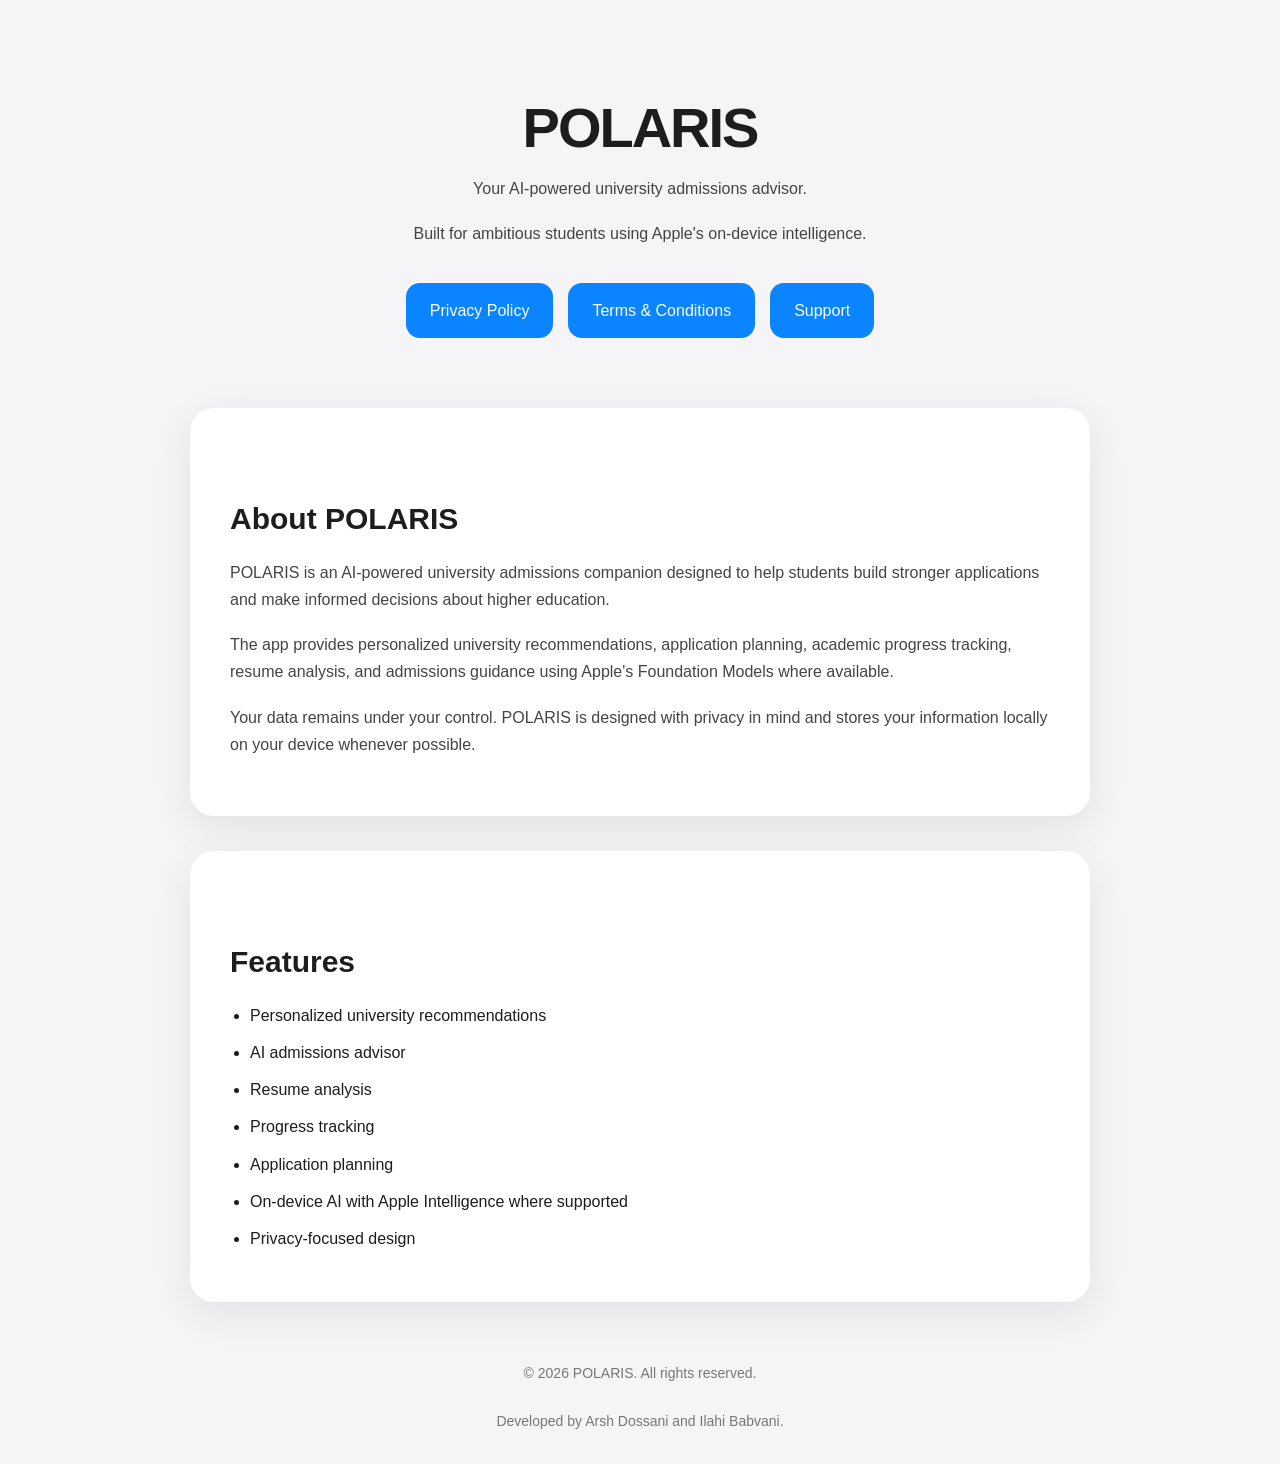
<file: index.html>
<!DOCTYPE html>
<html lang="en">

<head>

    <meta charset="UTF-8">
    <meta name="viewport" content="width=device-width, initial-scale=1.0">

    <title>POLARIS</title>

    <link rel="stylesheet" href="style.css">
    <link rel="icon" type="image/png" href="favicon.png">
    <link rel="apple-touch-icon" href="favicon.png">

</head>

<body>

<div class="container">

<header>

<h1>POLARIS</h1>

<p>
Your AI-powered university admissions advisor.
</p>

<p>
Built for ambitious students using Apple's on-device intelligence.
</p>

<div class="buttonRow">

<a class="button" href="privacy.html">
Privacy Policy
</a>

<a class="button" href="terms.html">
Terms & Conditions
</a>

<a class="button" href="support.html">
Support
</a>

</div>

<nav>

</nav>

</header>

<div class="card">

<h2>About POLARIS</h2>

<p>
POLARIS is an AI-powered university admissions companion designed to help students build stronger applications and make informed decisions about higher education.
</p>

<p>
The app provides personalized university recommendations, application planning, academic progress tracking, resume analysis, and admissions guidance using Apple's Foundation Models where available.
</p>

<p>
Your data remains under your control. POLARIS is designed with privacy in mind and stores your information locally on your device whenever possible.
</p>

</div>

<div class="card">

<h2>Features</h2>

<ul>

<li>Personalized university recommendations</li>

<li>AI admissions advisor</li>

<li>Resume analysis</li>

<li>Progress tracking</li>

<li>Application planning</li>

<li>On-device AI with Apple Intelligence where supported</li>

<li>Privacy-focused design</li>

</ul>

</div>

<footer>

© 2026 POLARIS. All rights reserved.

<br><br>

Developed by Arsh Dossani and Ilahi Babvani.

</footer>

</div>

</body>

</html>
</file>
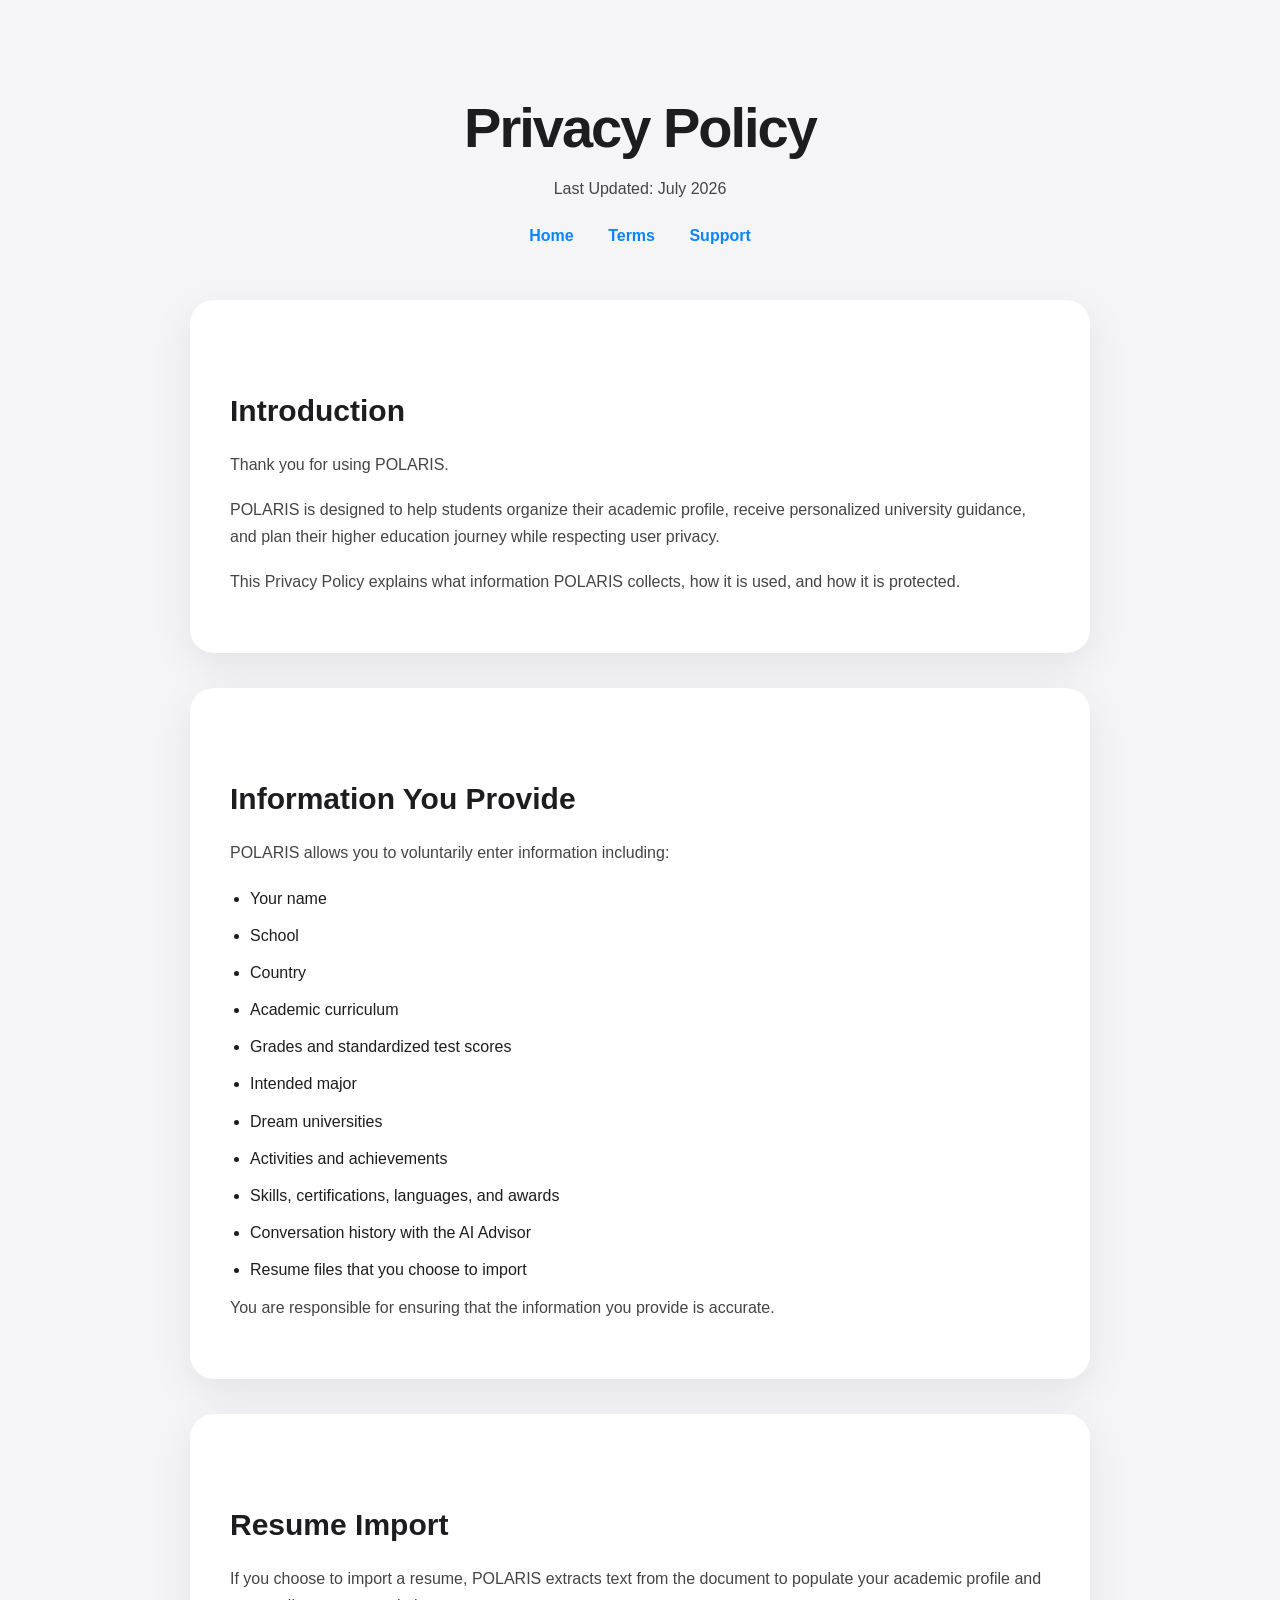
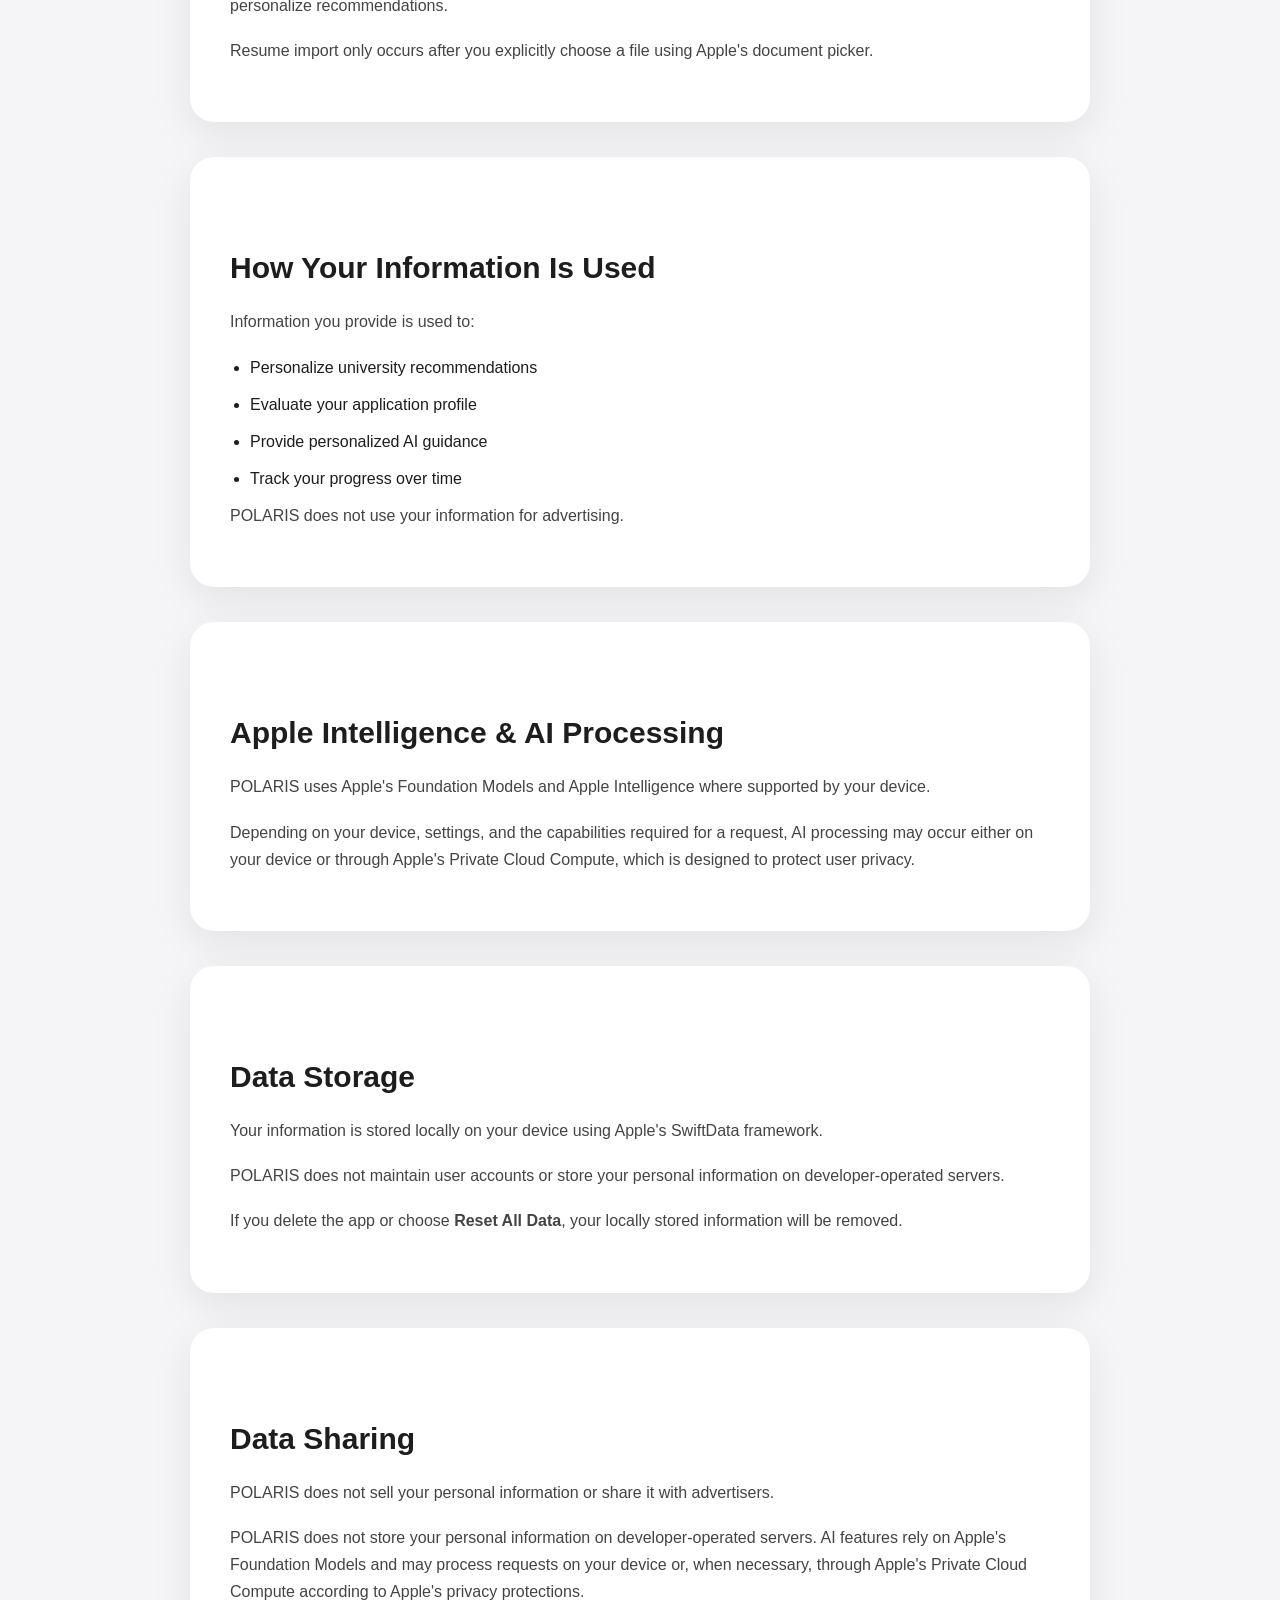
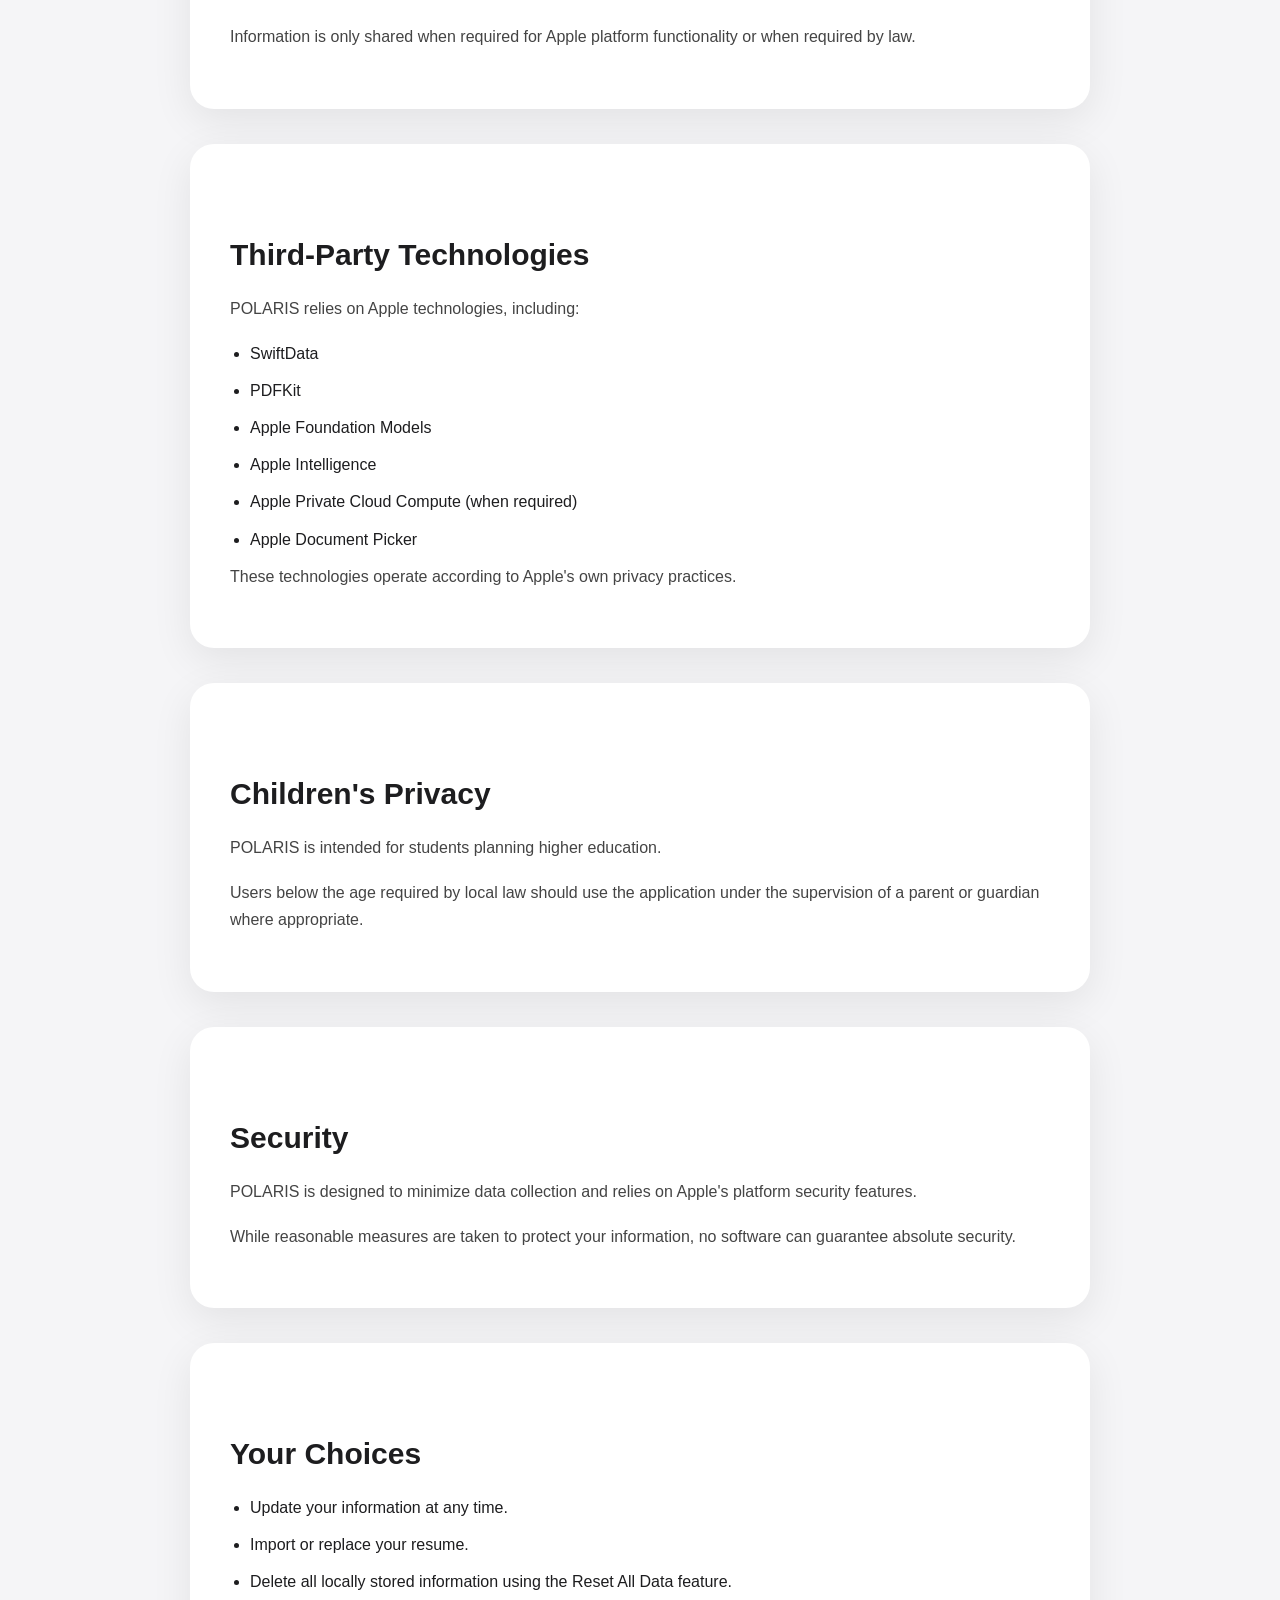
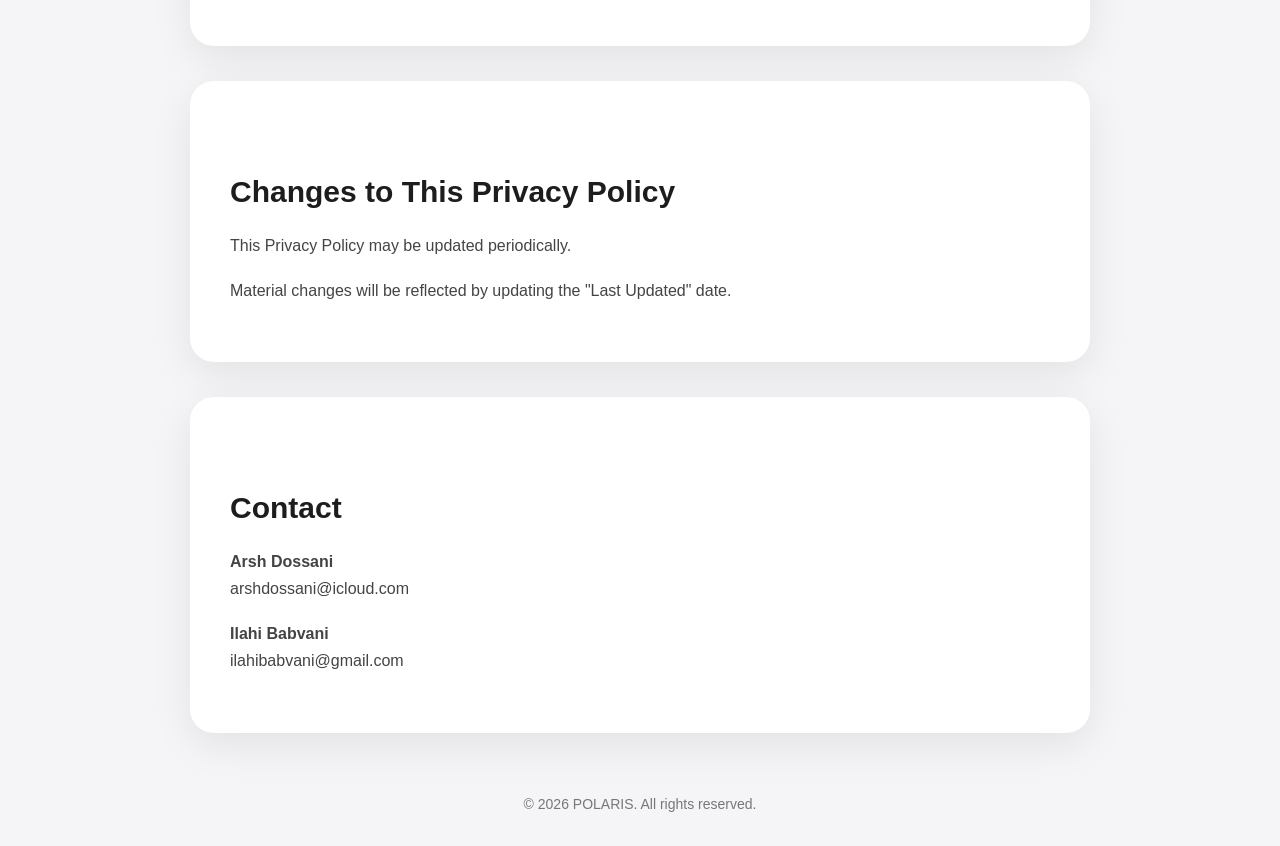
<file: privacy.html>
<!DOCTYPE html>
<html lang="en">

<head>

<meta charset="UTF-8">
<meta name="viewport" content="width=device-width, initial-scale=1.0">

<title>Privacy Policy • POLARIS</title>

<link rel="stylesheet" href="style.css">
<link rel="icon" type="image/png" href="favicon.png">
<link rel="apple-touch-icon" href="favicon.png">

</head>

<body>

<div class="container">

<header>

<h1>Privacy Policy</h1>

<p>Last Updated: July 2026</p>

<nav>

<a href="index.html">Home</a>

<a href="terms.html">Terms</a>

<a href="support.html">Support</a>

</nav>

</header>

<div class="card">

<h2>Introduction</h2>

<p>
Thank you for using POLARIS.
</p>

<p>
POLARIS is designed to help students organize their academic profile, receive personalized university guidance, and plan their higher education journey while respecting user privacy.
</p>

<p>
This Privacy Policy explains what information POLARIS collects, how it is used, and how it is protected.
</p>

</div>

<div class="card">

<h2>Information You Provide</h2>

<p>
POLARIS allows you to voluntarily enter information including:
</p>

<ul>

<li>Your name</li>
<li>School</li>
<li>Country</li>
<li>Academic curriculum</li>
<li>Grades and standardized test scores</li>
<li>Intended major</li>
<li>Dream universities</li>
<li>Activities and achievements</li>
<li>Skills, certifications, languages, and awards</li>
<li>Conversation history with the AI Advisor</li>
<li>Resume files that you choose to import</li>

</ul>

<p>
You are responsible for ensuring that the information you provide is accurate.
</p>

</div>

<div class="card">

<h2>Resume Import</h2>

<p>
If you choose to import a resume, POLARIS extracts text from the document to populate your academic profile and personalize recommendations.
</p>

<p>
Resume import only occurs after you explicitly choose a file using Apple's document picker.
</p>

</div>

<div class="card">

<h2>How Your Information Is Used</h2>

<p>
Information you provide is used to:
</p>

<ul>

<li>Personalize university recommendations</li>
<li>Evaluate your application profile</li>
<li>Provide personalized AI guidance</li>
<li>Track your progress over time</li>

</ul>

<p>
POLARIS does not use your information for advertising.
</p>

</div>

<div class="card">

<h2>Apple Intelligence & AI Processing</h2>

<p>
POLARIS uses Apple's Foundation Models and Apple Intelligence where supported by your device.
</p>

<p>
Depending on your device, settings, and the capabilities required for a request, AI processing may occur either on your device or through Apple's Private Cloud Compute, which is designed to protect user privacy.
</p>

</div>

<div class="card">

<h2>Data Storage</h2>

<p>
Your information is stored locally on your device using Apple's SwiftData framework.
</p>

<p>
POLARIS does not maintain user accounts or store your personal information on developer-operated servers.
</p>

<p>
If you delete the app or choose <strong>Reset All Data</strong>, your locally stored information will be removed.
</p>

</div>

<div class="card">

<h2>Data Sharing</h2>

<p>
POLARIS does not sell your personal information or share it with advertisers.
</p>

<p>
POLARIS does not store your personal information on developer-operated servers. AI features rely on Apple's Foundation Models and may process requests on your device or, when necessary, through Apple's Private Cloud Compute according to Apple's privacy protections.
</p>

<p>
Information is only shared when required for Apple platform functionality or when required by law.
</p>

</div>

<div class="card">

<h2>Third-Party Technologies</h2>

<p>
POLARIS relies on Apple technologies, including:
</p>

<ul>

<li>SwiftData</li>
<li>PDFKit</li>
<li>Apple Foundation Models</li>
<li>Apple Intelligence</li>
<li>Apple Private Cloud Compute (when required)</li>
<li>Apple Document Picker</li>

</ul>

<p>
These technologies operate according to Apple's own privacy practices.
</p>

</div>

<div class="card">

<h2>Children's Privacy</h2>

<p>
POLARIS is intended for students planning higher education.
</p>

<p>
Users below the age required by local law should use the application under the supervision of a parent or guardian where appropriate.
</p>

</div>

<div class="card">

<h2>Security</h2>

<p>
POLARIS is designed to minimize data collection and relies on Apple's platform security features.
</p>

<p>
While reasonable measures are taken to protect your information, no software can guarantee absolute security.
</p>

</div>

<div class="card">

<h2>Your Choices</h2>

<ul>

<li>Update your information at any time.</li>
<li>Import or replace your resume.</li>
<li>Delete all locally stored information using the Reset All Data feature.</li>

</ul>

</div>

<div class="card">

<h2>Changes to This Privacy Policy</h2>

<p>
This Privacy Policy may be updated periodically.
</p>

<p>
Material changes will be reflected by updating the "Last Updated" date.
</p>

</div>

<div class="card">

<h2>Contact</h2>

<p>

<strong>Arsh Dossani</strong><br>
arshdossani@icloud.com

</p>

<p>

<strong>Ilahi Babvani</strong><br>
ilahibabvani@gmail.com

</p>

</div>

<footer>

© 2026 POLARIS. All rights reserved.

</footer>

</div>

</body>

</html>
</file>
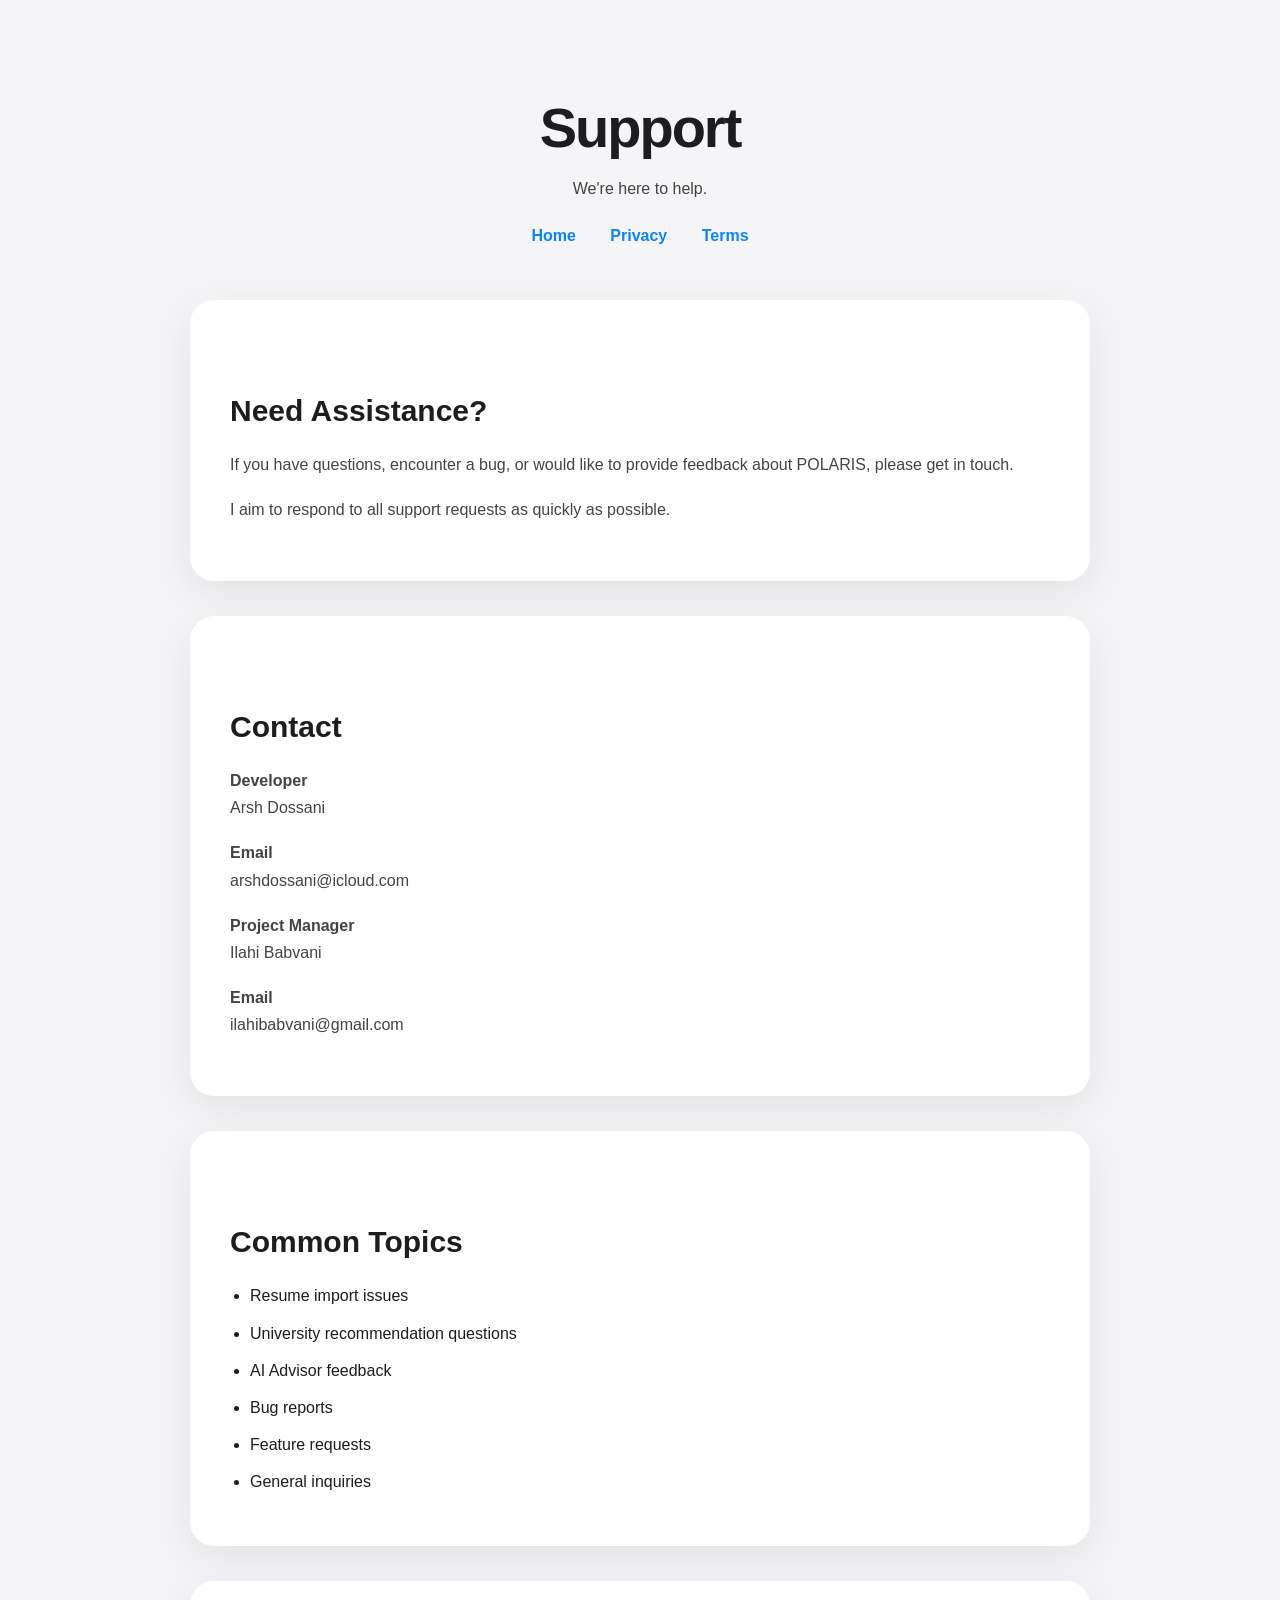
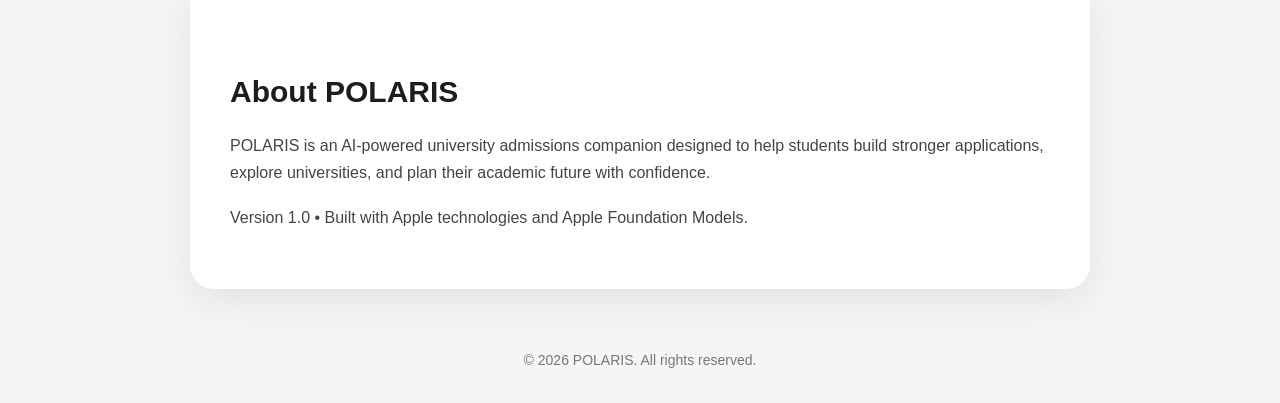
<file: support.html>
<!DOCTYPE html>
<html lang="en">

<head>

<meta charset="UTF-8">
<meta name="viewport" content="width=device-width, initial-scale=1.0">

<title>Support • POLARIS</title>

<link rel="stylesheet" href="style.css">
<link rel="icon" type="image/png" href="favicon.png">
<link rel="apple-touch-icon" href="favicon.png">

</head>

<body>

<div class="container">

<header>

<h1>Support</h1>

<p>We're here to help.</p>

<nav>

<a href="index.html">Home</a>

<a href="privacy.html">Privacy</a>

<a href="terms.html">Terms</a>

</nav>

</header>

<div class="card">

<h2>Need Assistance?</h2>

<p>
If you have questions, encounter a bug, or would like to provide feedback about POLARIS, please get in touch.
</p>

<p>
I aim to respond to all support requests as quickly as possible.
</p>

</div>

<div class="card">

<h2>Contact</h2>

<p>

<strong>Developer</strong><br>
Arsh Dossani

</p>

<p>

<strong>Email</strong><br>
arshdossani@icloud.com

</p>

<p>
<strong>Project Manager</strong><br>
  Ilahi Babvani
</p>
  <p>
<strong>Email</strong><br>
ilahibabvani@gmail.com

</p>

</div>

<div class="card">

<h2>Common Topics</h2>

<ul>

<li>Resume import issues</li>

<li>University recommendation questions</li>

<li>AI Advisor feedback</li>

<li>Bug reports</li>

<li>Feature requests</li>

<li>General inquiries</li>

</ul>

</div>

<div class="card">

<h2>About POLARIS</h2>

<p>
POLARIS is an AI-powered university admissions companion designed to help students build stronger applications, explore universities, and plan their academic future with confidence.
</p>

<p>
Version 1.0 • Built with Apple technologies and Apple Foundation Models.
</p>

</div>

<footer>

© 2026 POLARIS. All rights reserved.

</footer>

</div>

</body>

</html>
</file>
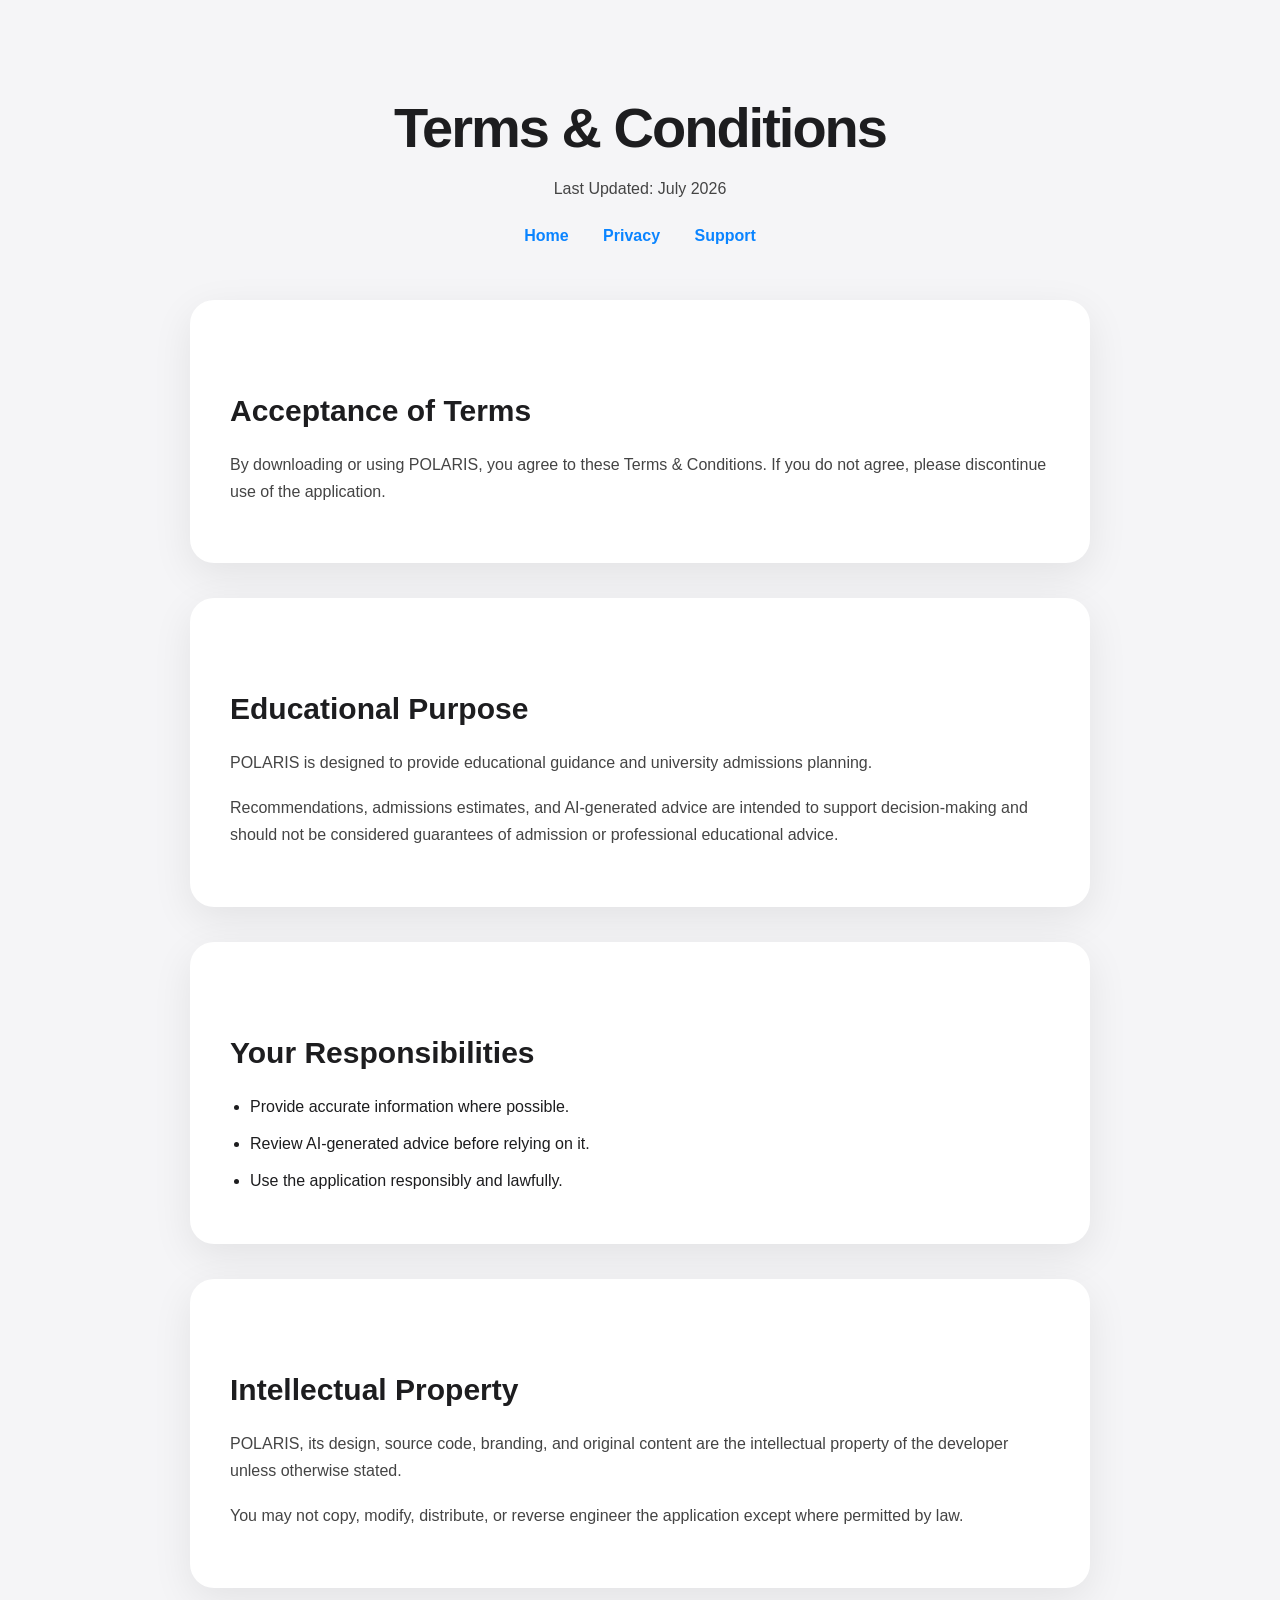
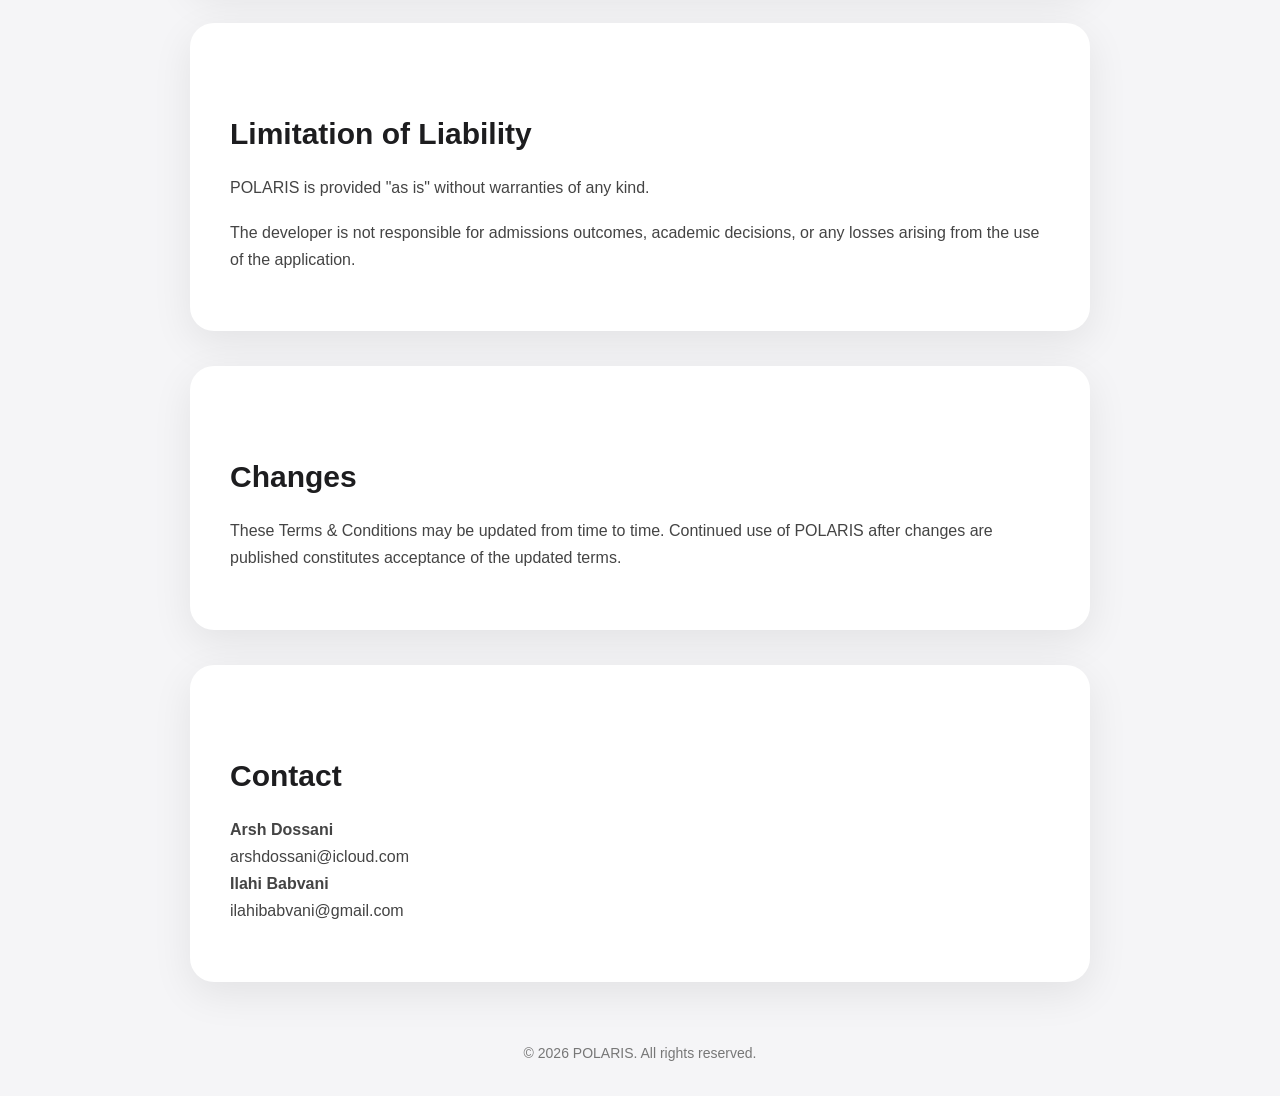
<file: terms.html>
<!DOCTYPE html>
<html lang="en">

<head>

<meta charset="UTF-8">
<meta name="viewport" content="width=device-width, initial-scale=1.0">

<title>Terms & Conditions • POLARIS</title>

<link rel="stylesheet" href="style.css">
<link rel="icon" type="image/png" href="favicon.png">
<link rel="apple-touch-icon" href="favicon.png">
</head>

<body>

<div class="container">

<header>

<h1>Terms & Conditions</h1>

<p>Last Updated: July 2026</p>

<nav>

<a href="index.html">Home</a>

<a href="privacy.html">Privacy</a>

<a href="support.html">Support</a>

</nav>

</header>

<div class="card">

<h2>Acceptance of Terms</h2>

<p>
By downloading or using POLARIS, you agree to these Terms & Conditions. If you do not agree, please discontinue use of the application.
</p>

</div>

<div class="card">

<h2>Educational Purpose</h2>

<p>
POLARIS is designed to provide educational guidance and university admissions planning.
</p>

<p>
Recommendations, admissions estimates, and AI-generated advice are intended to support decision-making and should not be considered guarantees of admission or professional educational advice.
</p>

</div>

<div class="card">

<h2>Your Responsibilities</h2>

<ul>

<li>Provide accurate information where possible.</li>

<li>Review AI-generated advice before relying on it.</li>

<li>Use the application responsibly and lawfully.</li>

</ul>

</div>

<div class="card">

<h2>Intellectual Property</h2>

<p>
POLARIS, its design, source code, branding, and original content are the intellectual property of the developer unless otherwise stated.
</p>

<p>
You may not copy, modify, distribute, or reverse engineer the application except where permitted by law.
</p>

</div>

<div class="card">

<h2>Limitation of Liability</h2>

<p>
POLARIS is provided "as is" without warranties of any kind.
</p>

<p>
The developer is not responsible for admissions outcomes, academic decisions, or any losses arising from the use of the application.
</p>

</div>

<div class="card">

<h2>Changes</h2>

<p>
These Terms & Conditions may be updated from time to time. Continued use of POLARIS after changes are published constitutes acceptance of the updated terms.
</p>

</div>

<div class="card">

<h2>Contact</h2>

<p>

<strong>Arsh Dossani</strong><br>

arshdossani@icloud.com<br>

  <strong>Ilahi Babvani</strong><br>

  ilahibabvani@gmail.com<br>

</p>

</div>

<footer>

© 2026 POLARIS. All rights reserved.

</footer>

</div>

</body>

</html>
</file>
<file: style.css>
*{
    margin:0;
    padding:0;
    box-sizing:border-box;
}

body{
    font-family:-apple-system,BlinkMacSystemFont,"SF Pro Display","Segoe UI",sans-serif;
    background:#f5f5f7;
    color:#1d1d1f;
    line-height:1.7;
}

.container{
    width:min(900px,90%);
    margin:auto;
}

header{
    padding:80px 0 50px;
    text-align:center;
}

h1{
    font-size:56px;
    font-weight:700;
    letter-spacing:-2px;
}

h2{
    margin-top:45px;
    margin-bottom:15px;
    font-size:30px;
}

p{
    margin-bottom:18px;
    color:#444;
}

.card{
    background:white;
    border-radius:24px;
    padding:40px;
    box-shadow:0 12px 40px rgba(0,0,0,.08);
    margin-bottom:35px;
}

.buttonRow{
    display:flex;
    justify-content:center;
    gap:15px;
    flex-wrap:wrap;
    margin-top:35px;
}

.button{
    background:#0A84FF;
    color:white;
    text-decoration:none;
    padding:14px 24px;
    border-radius:14px;
    transition:.25s;
}

.button:hover{
    opacity:.9;
    transform:translateY(-2px);
}

nav{
    margin-top:20px;
}

nav a{
    text-decoration:none;
    color:#0A84FF;
    margin:0 15px;
    font-weight:600;
}

footer{
    text-align:center;
    color:#777;
    margin:60px 0 30px;
    font-size:14px;
}

ul{
    padding-left:20px;
}

li{
    margin-bottom:10px;
}

@media(max-width:700px){

h1{
    font-size:42px;
}

.card{
    padding:28px;
}

}
</file>
